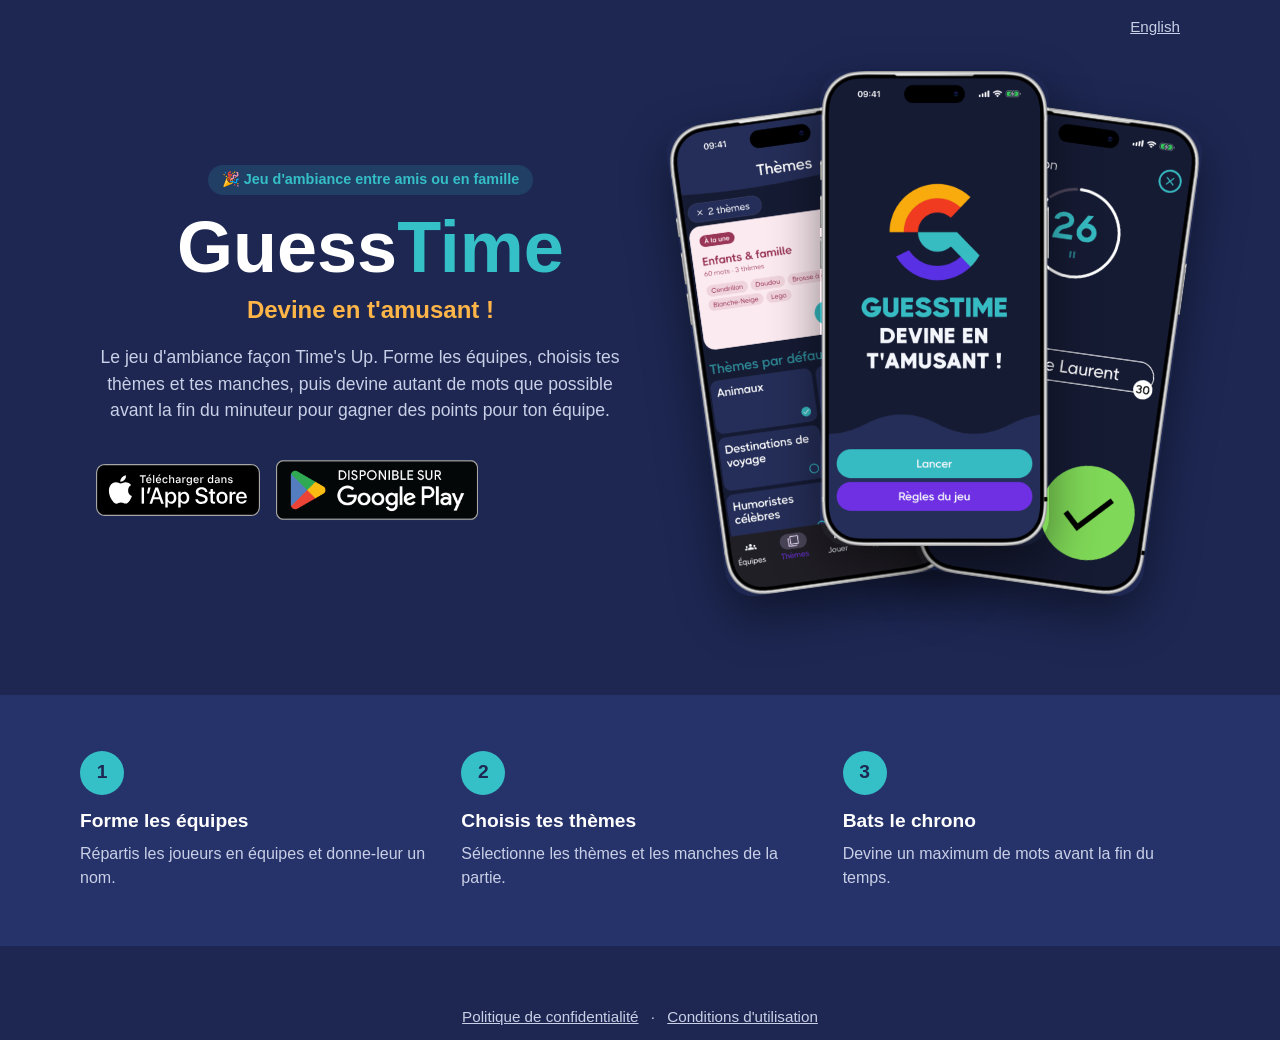
<file: index.html>
<!doctype html>
<html lang="fr">
<head>
  <meta charset="utf-8">
  <meta name="viewport" content="width=device-width, initial-scale=1">
  <title>GuessTime – Devine en t'amusant !</title>
  <meta name="description" content="GuessTime est un jeu d'ambiance façon Time's Up : devine un maximum de mots avant la fin du minuteur et gagne des points pour ton équipe.">
  <link rel="stylesheet" href="style.css?v=2">
</head>
<body class="home">
  <main>
    <nav class="lang"><a href="en/" hreflang="en" lang="en">English</a></nav>
    <header class="hero">
      <div>
        <span class="pill">🎉 Jeu d'ambiance entre amis ou en famille</span>
        <h1>Guess<span>Time</span></h1>
        <p class="tagline">Devine en t'amusant !</p>
        <p class="description">Le jeu d'ambiance façon Time's Up. Forme les équipes, choisis tes thèmes et tes manches, puis devine autant de mots que possible avant la fin du minuteur pour gagner des points pour ton équipe.</p>
        <div class="badges">
          <a href="https://apps.apple.com/app/id6760610102" rel="noopener"><img class="app-store" src="assets/badges/app-store-fr.svg" alt="Télécharger dans l'App Store"></a>
          <a href="https://play.google.com/store/apps/details?id=com.github.colinjeremie.timesup&amp;hl=fr" rel="noopener"><img class="google-play" src="assets/badges/google-play-fr.png" alt="Disponible sur Google Play"></a>
        </div>
      </div>
      <div class="fan" aria-label="Captures d'écran">
        <img src="assets/screenshots/fr/03-categories.png?v=2" width="600" height="1241" alt="Choix des thèmes de la partie">
        <img src="assets/screenshots/fr/01-splash.png?v=2" width="600" height="1241" alt="Écran d'accueil de GuessTime">
        <img src="assets/screenshots/fr/05-game.png?v=2" width="600" height="1241" alt="Un mot à faire deviner pendant une manche, avec le minuteur">
      </div>
    </header>
    <section class="steps" aria-label="Comment jouer">
      <ol>
        <li><b>1</b><h2>Forme les équipes</h2><p>Répartis les joueurs en équipes et donne-leur un nom.</p></li>
        <li><b>2</b><h2>Choisis tes thèmes</h2><p>Sélectionne les thèmes et les manches de la partie.</p></li>
        <li><b>3</b><h2>Bats le chrono</h2><p>Devine un maximum de mots avant la fin du temps.</p></li>
      </ol>
    </section>
    <footer><a href="fr/privacy.html">Politique de confidentialité</a> · <a href="fr/terms.html">Conditions d'utilisation</a></footer>
  </main>
</body>
</html>
</file>
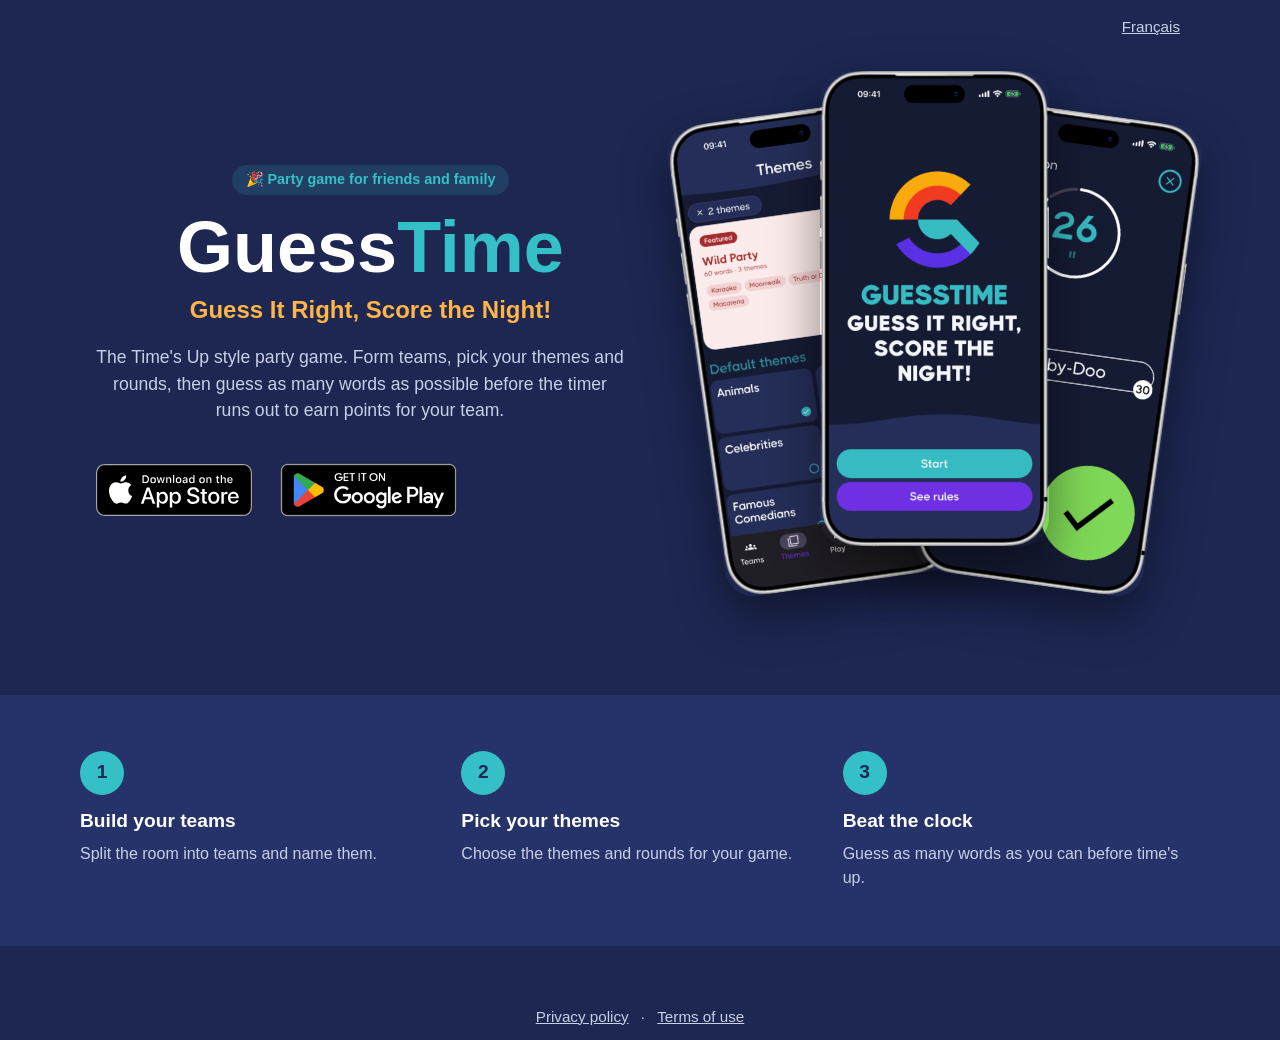
<file: en/index.html>
<!doctype html>
<html lang="en">
<head>
  <meta charset="utf-8">
  <meta name="viewport" content="width=device-width, initial-scale=1">
  <title>GuessTime – Guess It Right, Score the Night!</title>
  <meta name="description" content="GuessTime is a Time's Up style party game: guess as many words as you can before the timer runs out and score points for your team.">
  <link rel="stylesheet" href="../style.css?v=2">
</head>
<body class="home">
  <main>
    <nav class="lang"><a href="../" hreflang="fr" lang="fr">Français</a></nav>
    <header class="hero">
      <div>
        <span class="pill">🎉 Party game for friends and family</span>
        <h1>Guess<span>Time</span></h1>
        <p class="tagline">Guess It Right, Score the Night!</p>
        <p class="description">The Time's Up style party game. Form teams, pick your themes and rounds, then guess as many words as possible before the timer runs out to earn points for your team.</p>
        <div class="badges">
          <a href="https://apps.apple.com/app/id6760610102" rel="noopener"><img class="app-store" src="../assets/badges/app-store-en.svg" alt="Download on the App Store"></a>
          <a href="https://play.google.com/store/apps/details?id=com.github.colinjeremie.timesup" rel="noopener"><img class="google-play" src="../assets/badges/google-play-en.png" alt="Get it on Google Play"></a>
        </div>
      </div>
      <div class="fan" aria-label="Screenshots">
        <img src="../assets/screenshots/en/03-categories.png?v=2" width="600" height="1241" alt="Choosing themes for the game">
        <img src="../assets/screenshots/en/01-splash.png?v=2" width="600" height="1241" alt="GuessTime title screen">
        <img src="../assets/screenshots/en/05-game.png?v=2" width="600" height="1241" alt="A word to guess during a round, with the timer running">
      </div>
    </header>
    <section class="steps" aria-label="How to play">
      <ol>
        <li><b>1</b><h2>Build your teams</h2><p>Split the room into teams and name them.</p></li>
        <li><b>2</b><h2>Pick your themes</h2><p>Choose the themes and rounds for your game.</p></li>
        <li><b>3</b><h2>Beat the clock</h2><p>Guess as many words as you can before time's up.</p></li>
      </ol>
    </section>
    <footer><a href="../privacy.html">Privacy policy</a> · <a href="../terms.html">Terms of use</a></footer>
  </main>
</body>
</html>
</file>
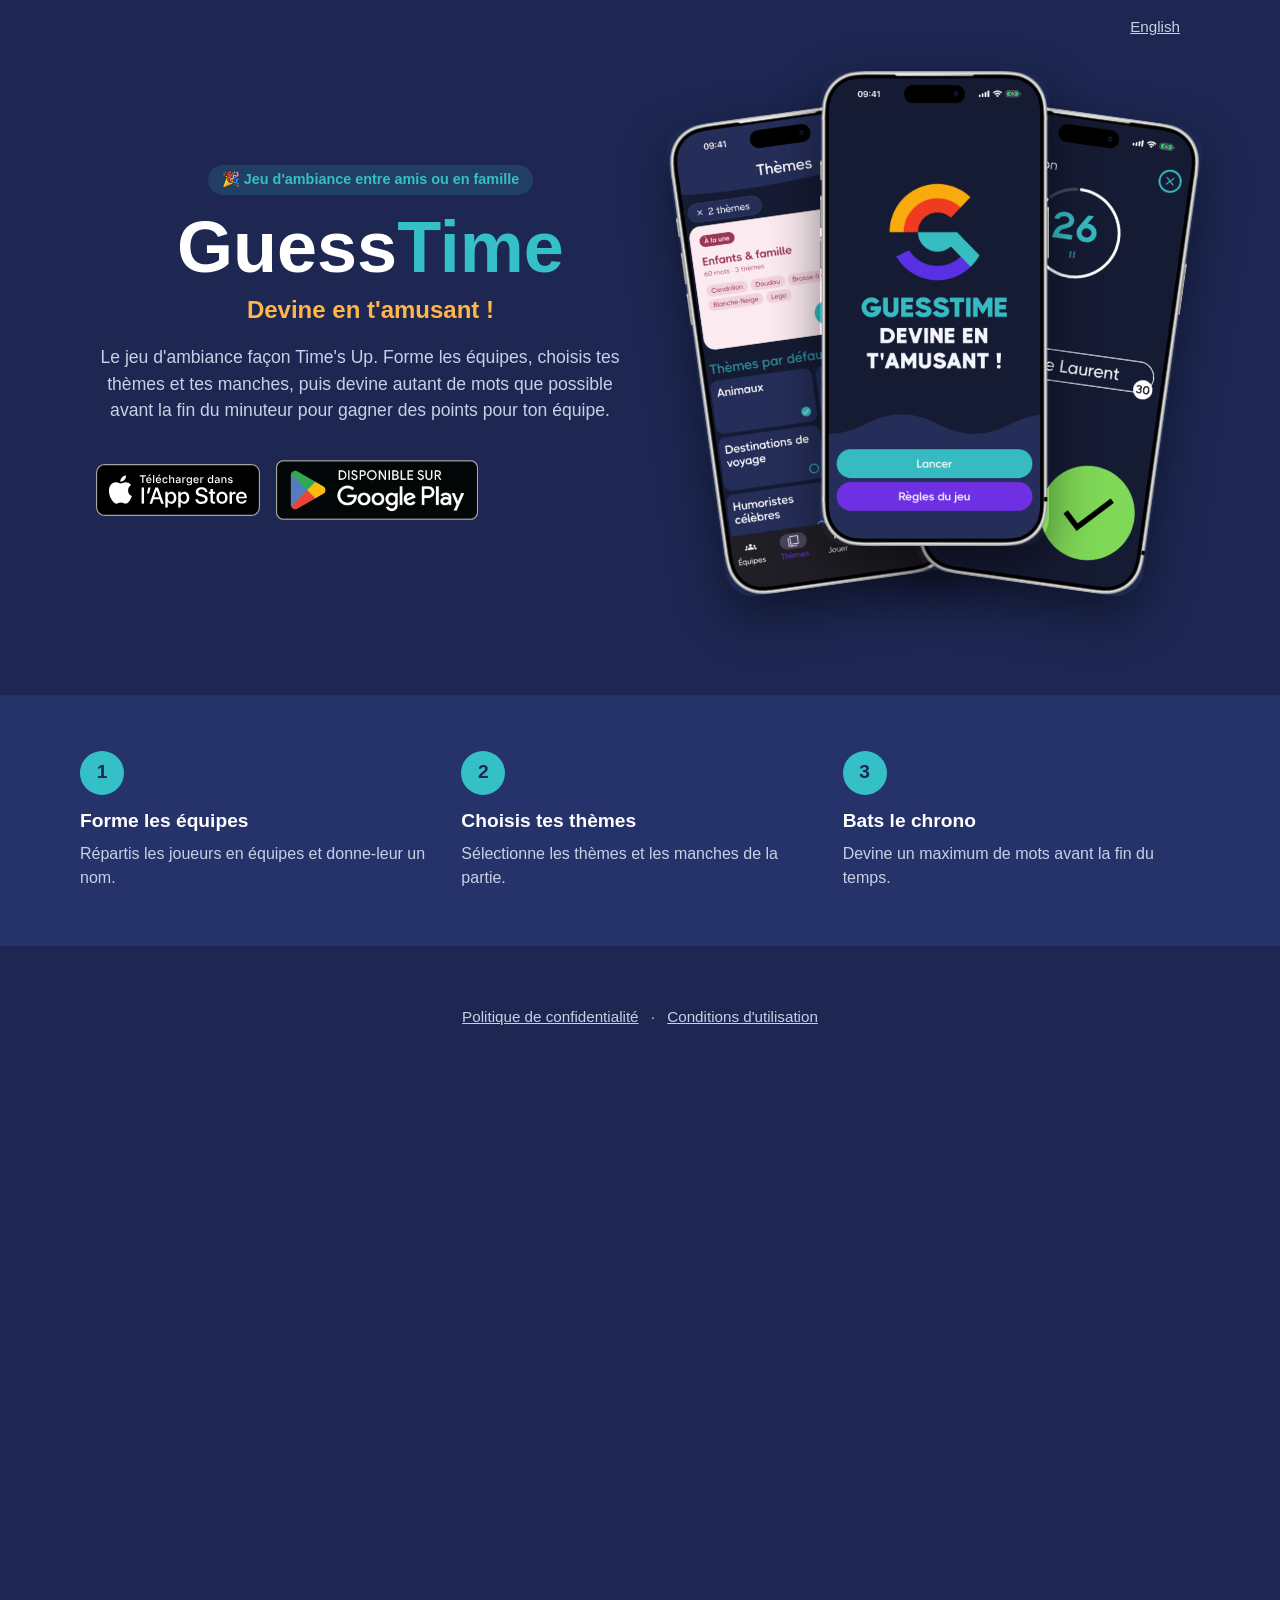
<file: fr/index.html>
<!doctype html>
<html lang="fr">
<head>
  <meta charset="utf-8">
  <title>GuessTime</title>
  <link rel="canonical" href="../">
  <meta http-equiv="refresh" content="0; url=../">
</head>
<body><a href="../">GuessTime</a></body>
</html>
</file>
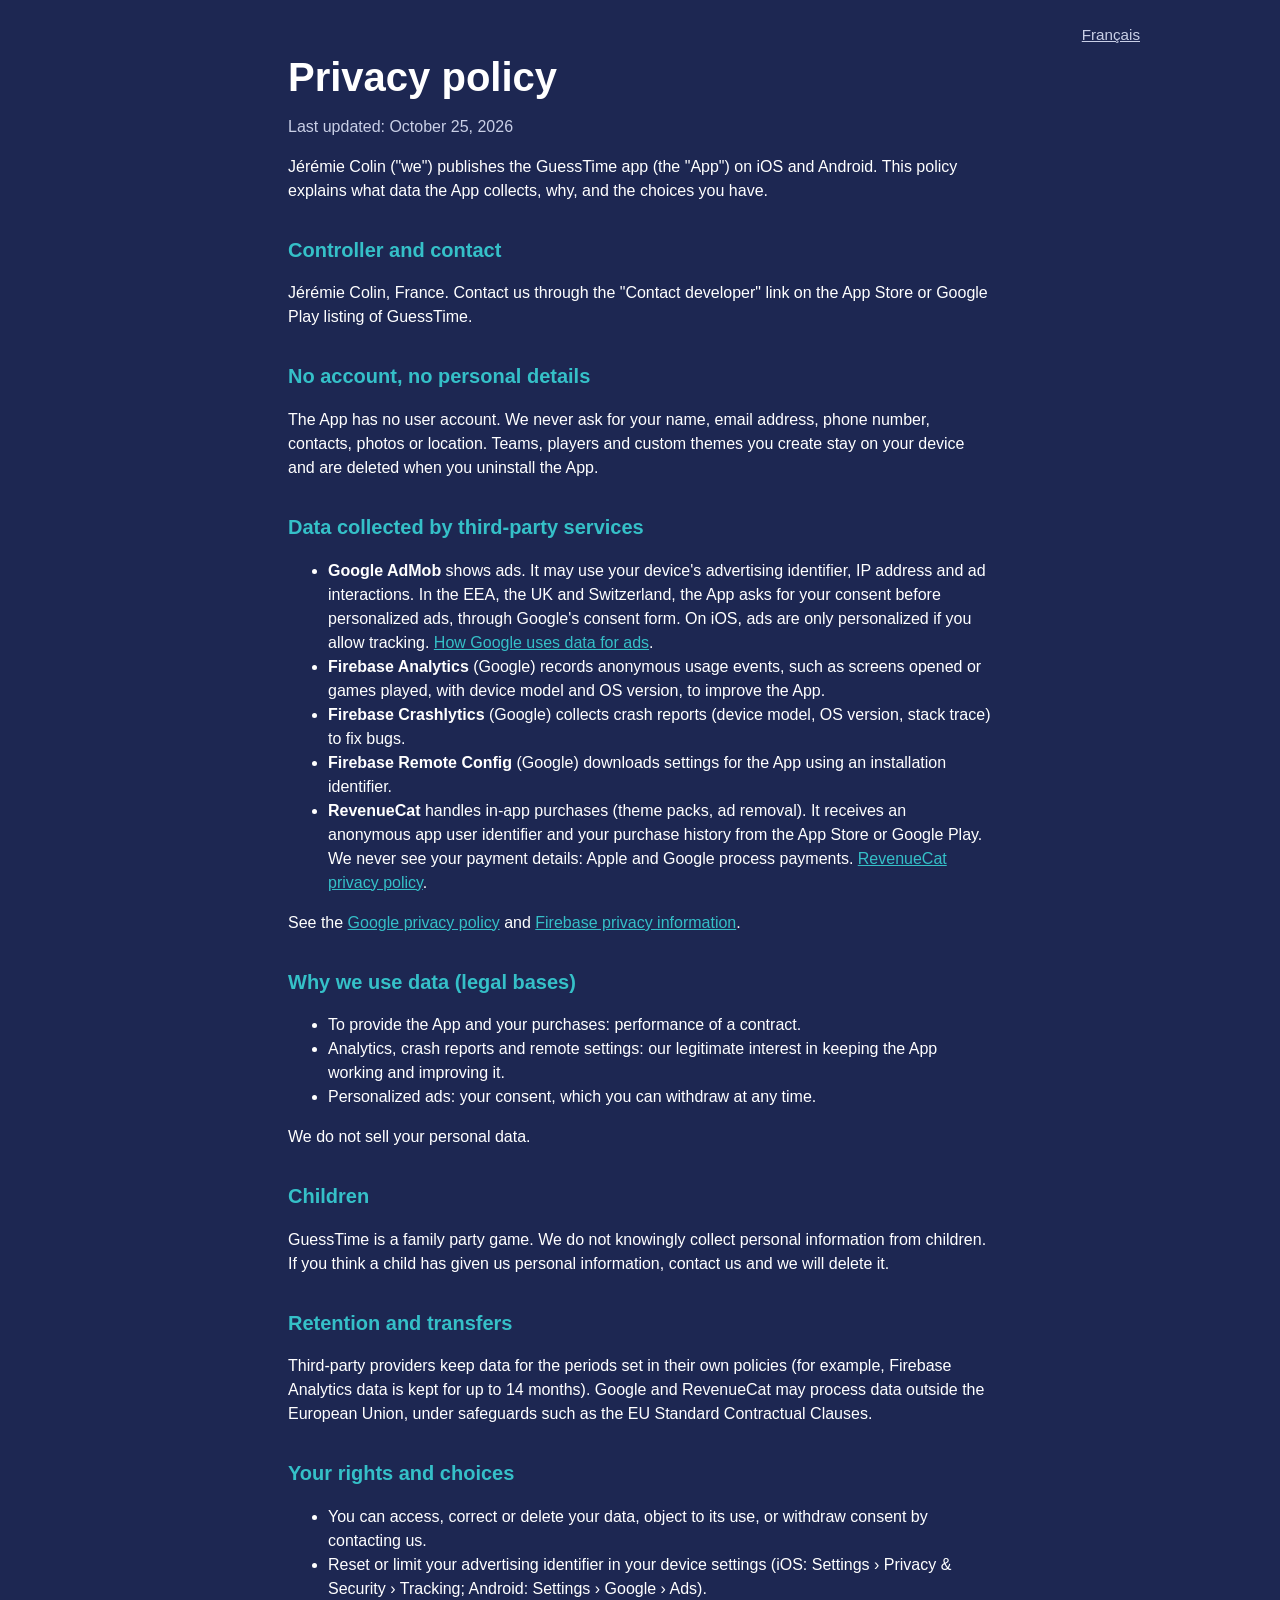
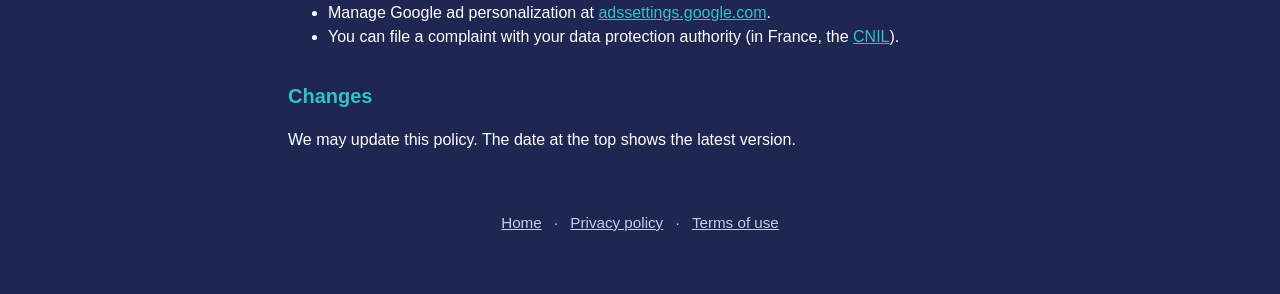
<file: privacy.html>
<!doctype html>
<html lang="en">
<head>
  <meta charset="utf-8">
  <meta name="viewport" content="width=device-width, initial-scale=1">
  <title>Privacy policy – GuessTime</title>
  <link rel="stylesheet" href="style.css">
</head>
<body>
  <main>
    <nav class="lang"><a href="fr/privacy.html" hreflang="fr" lang="fr">Français</a></nav>
    <article class="legal">
      <h1>Privacy policy</h1>
      <p class="updated">Last updated: October 25, 2026</p>
      <p>Jérémie Colin ("we") publishes the GuessTime app (the "App") on iOS and Android. This policy explains what data the App collects, why, and the choices you have.</p>
      <h2>Controller and contact</h2>
      <p>Jérémie Colin, France. Contact us through the "Contact developer" link on the App Store or Google Play listing of GuessTime.</p>
      <h2>No account, no personal details</h2>
      <p>The App has no user account. We never ask for your name, email address, phone number, contacts, photos or location. Teams, players and custom themes you create stay on your device and are deleted when you uninstall the App.</p>
      <h2>Data collected by third-party services</h2>
      <ul>
        <li><strong>Google AdMob</strong> shows ads. It may use your device's advertising identifier, IP address and ad interactions. In the EEA, the UK and Switzerland, the App asks for your consent before personalized ads, through Google's consent form. On iOS, ads are only personalized if you allow tracking. <a href="https://policies.google.com/technologies/ads">How Google uses data for ads</a>.</li>
        <li><strong>Firebase Analytics</strong> (Google) records anonymous usage events, such as screens opened or games played, with device model and OS version, to improve the App.</li>
        <li><strong>Firebase Crashlytics</strong> (Google) collects crash reports (device model, OS version, stack trace) to fix bugs.</li>
        <li><strong>Firebase Remote Config</strong> (Google) downloads settings for the App using an installation identifier.</li>
        <li><strong>RevenueCat</strong> handles in-app purchases (theme packs, ad removal). It receives an anonymous app user identifier and your purchase history from the App Store or Google Play. We never see your payment details: Apple and Google process payments. <a href="https://www.revenuecat.com/privacy">RevenueCat privacy policy</a>.</li>
      </ul>
      <p>See the <a href="https://policies.google.com/privacy">Google privacy policy</a> and <a href="https://firebase.google.com/support/privacy">Firebase privacy information</a>.</p>
      <h2>Why we use data (legal bases)</h2>
      <ul>
        <li>To provide the App and your purchases: performance of a contract.</li>
        <li>Analytics, crash reports and remote settings: our legitimate interest in keeping the App working and improving it.</li>
        <li>Personalized ads: your consent, which you can withdraw at any time.</li>
      </ul>
      <p>We do not sell your personal data.</p>
      <h2>Children</h2>
      <p>GuessTime is a family party game. We do not knowingly collect personal information from children. If you think a child has given us personal information, contact us and we will delete it.</p>
      <h2>Retention and transfers</h2>
      <p>Third-party providers keep data for the periods set in their own policies (for example, Firebase Analytics data is kept for up to 14 months). Google and RevenueCat may process data outside the European Union, under safeguards such as the EU Standard Contractual Clauses.</p>
      <h2>Your rights and choices</h2>
      <ul>
        <li>You can access, correct or delete your data, object to its use, or withdraw consent by contacting us.</li>
        <li>Reset or limit your advertising identifier in your device settings (iOS: Settings › Privacy &amp; Security › Tracking; Android: Settings › Google › Ads).</li>
        <li>Manage Google ad personalization at <a href="https://adssettings.google.com">adssettings.google.com</a>.</li>
        <li>You can file a complaint with your data protection authority (in France, the <a href="https://www.cnil.fr">CNIL</a>).</li>
      </ul>
      <h2>Changes</h2>
      <p>We may update this policy. The date at the top shows the latest version.</p>
    </article>
    <footer><a href="index.html">Home</a> · <a href="privacy.html">Privacy policy</a> · <a href="terms.html">Terms of use</a></footer>
  </main>
</body>
</html>
</file>
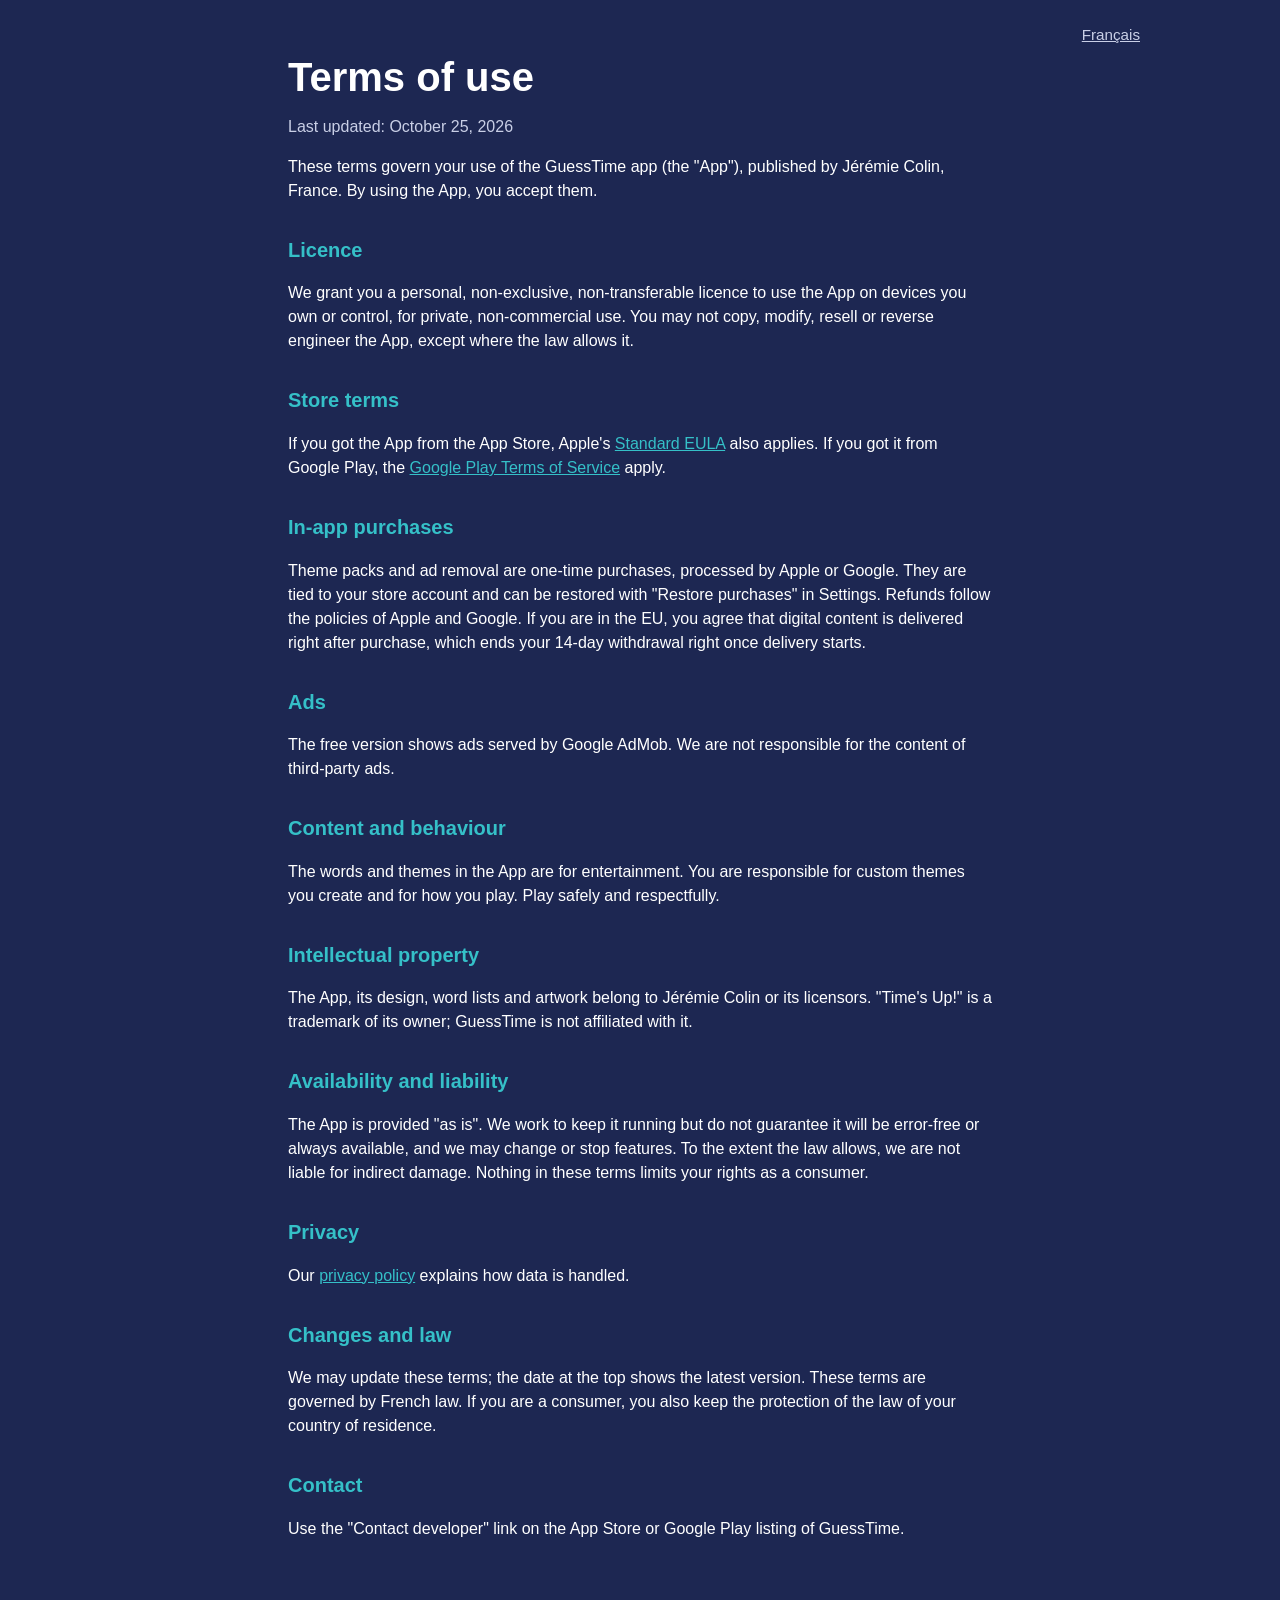
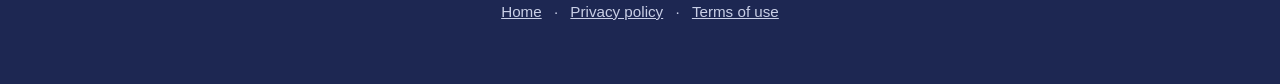
<file: terms.html>
<!doctype html>
<html lang="en">
<head>
  <meta charset="utf-8">
  <meta name="viewport" content="width=device-width, initial-scale=1">
  <title>Terms of use – GuessTime</title>
  <link rel="stylesheet" href="style.css">
</head>
<body>
  <main>
    <nav class="lang"><a href="fr/terms.html" hreflang="fr" lang="fr">Français</a></nav>
    <article class="legal">
      <h1>Terms of use</h1>
      <p class="updated">Last updated: October 25, 2026</p>
      <p>These terms govern your use of the GuessTime app (the "App"), published by Jérémie Colin, France. By using the App, you accept them.</p>
      <h2>Licence</h2>
      <p>We grant you a personal, non-exclusive, non-transferable licence to use the App on devices you own or control, for private, non-commercial use. You may not copy, modify, resell or reverse engineer the App, except where the law allows it.</p>
      <h2>Store terms</h2>
      <p>If you got the App from the App Store, Apple's <a href="https://www.apple.com/legal/internet-services/itunes/dev/stdeula/">Standard EULA</a> also applies. If you got it from Google Play, the <a href="https://play.google.com/about/play-terms/">Google Play Terms of Service</a> apply.</p>
      <h2>In-app purchases</h2>
      <p>Theme packs and ad removal are one-time purchases, processed by Apple or Google. They are tied to your store account and can be restored with "Restore purchases" in Settings. Refunds follow the policies of Apple and Google. If you are in the EU, you agree that digital content is delivered right after purchase, which ends your 14-day withdrawal right once delivery starts.</p>
      <h2>Ads</h2>
      <p>The free version shows ads served by Google AdMob. We are not responsible for the content of third-party ads.</p>
      <h2>Content and behaviour</h2>
      <p>The words and themes in the App are for entertainment. You are responsible for custom themes you create and for how you play. Play safely and respectfully.</p>
      <h2>Intellectual property</h2>
      <p>The App, its design, word lists and artwork belong to Jérémie Colin or its licensors. "Time's Up!" is a trademark of its owner; GuessTime is not affiliated with it.</p>
      <h2>Availability and liability</h2>
      <p>The App is provided "as is". We work to keep it running but do not guarantee it will be error-free or always available, and we may change or stop features. To the extent the law allows, we are not liable for indirect damage. Nothing in these terms limits your rights as a consumer.</p>
      <h2>Privacy</h2>
      <p>Our <a href="privacy.html">privacy policy</a> explains how data is handled.</p>
      <h2>Changes and law</h2>
      <p>We may update these terms; the date at the top shows the latest version. These terms are governed by French law. If you are a consumer, you also keep the protection of the law of your country of residence.</p>
      <h2>Contact</h2>
      <p>Use the "Contact developer" link on the App Store or Google Play listing of GuessTime.</p>
    </article>
    <footer><a href="index.html">Home</a> · <a href="privacy.html">Privacy policy</a> · <a href="terms.html">Terms of use</a></footer>
  </main>
</body>
</html>
</file>
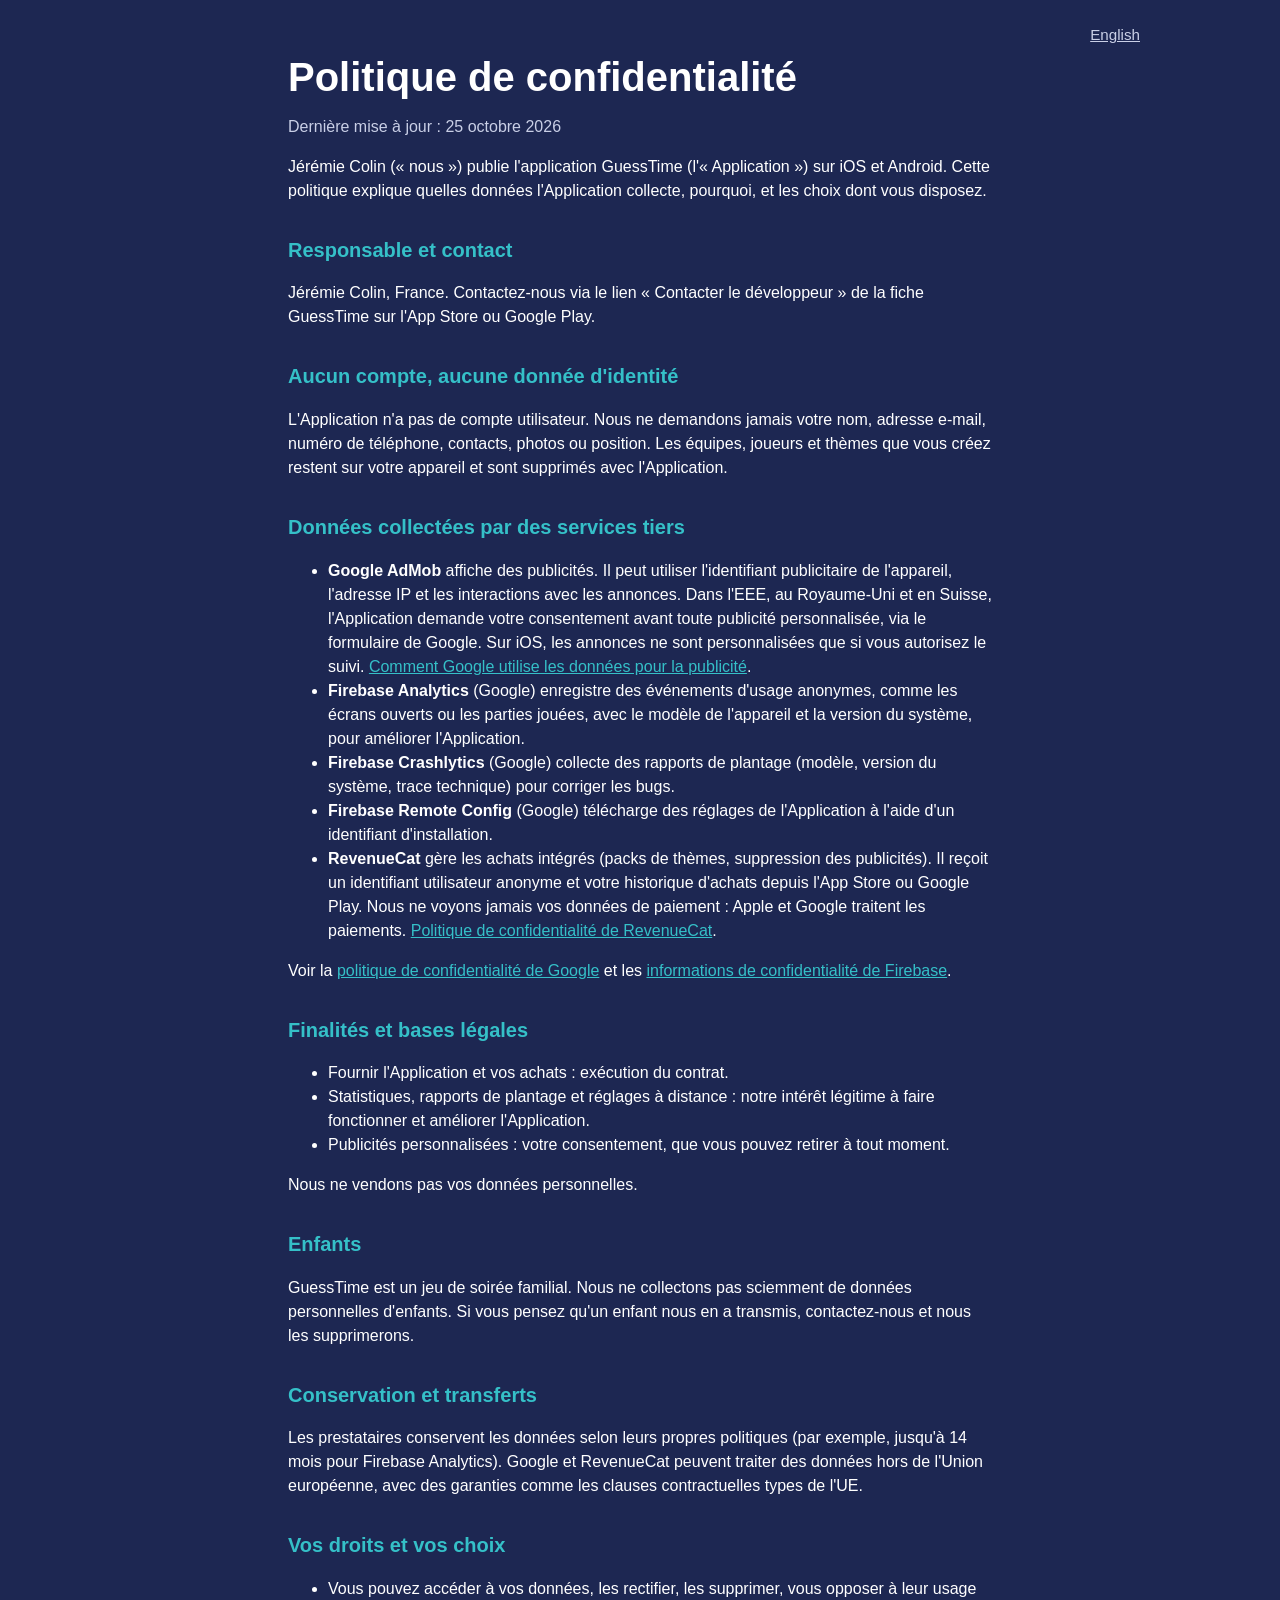
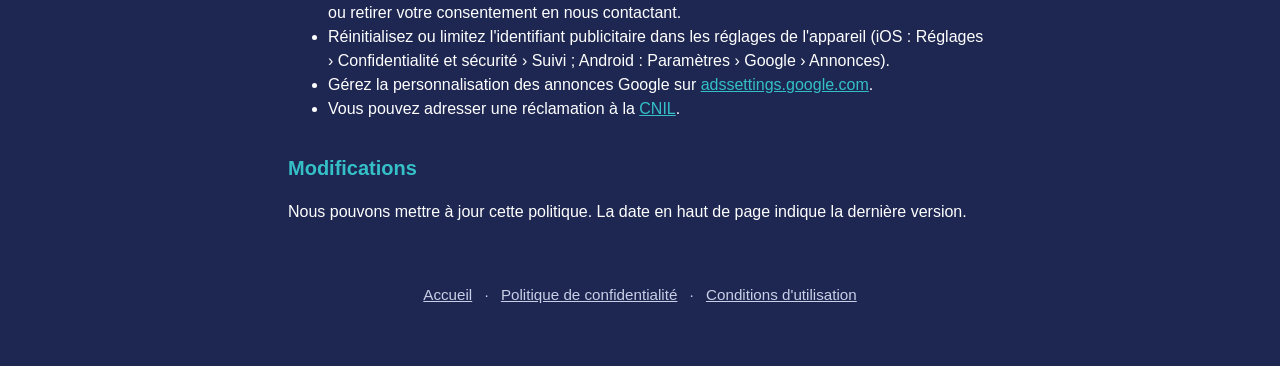
<file: fr/privacy.html>
<!doctype html>
<html lang="fr">
<head>
  <meta charset="utf-8">
  <meta name="viewport" content="width=device-width, initial-scale=1">
  <title>Politique de confidentialité – GuessTime</title>
  <link rel="stylesheet" href="../style.css">
</head>
<body>
  <main>
    <nav class="lang"><a href="../privacy.html" hreflang="en" lang="en">English</a></nav>
    <article class="legal">
      <h1>Politique de confidentialité</h1>
      <p class="updated">Dernière mise à jour : 25 octobre 2026</p>
      <p>Jérémie Colin (« nous ») publie l'application GuessTime (l'« Application ») sur iOS et Android. Cette politique explique quelles données l'Application collecte, pourquoi, et les choix dont vous disposez.</p>
      <h2>Responsable et contact</h2>
      <p>Jérémie Colin, France. Contactez-nous via le lien « Contacter le développeur » de la fiche GuessTime sur l'App Store ou Google Play.</p>
      <h2>Aucun compte, aucune donnée d'identité</h2>
      <p>L'Application n'a pas de compte utilisateur. Nous ne demandons jamais votre nom, adresse e-mail, numéro de téléphone, contacts, photos ou position. Les équipes, joueurs et thèmes que vous créez restent sur votre appareil et sont supprimés avec l'Application.</p>
      <h2>Données collectées par des services tiers</h2>
      <ul>
        <li><strong>Google AdMob</strong> affiche des publicités. Il peut utiliser l'identifiant publicitaire de l'appareil, l'adresse IP et les interactions avec les annonces. Dans l'EEE, au Royaume-Uni et en Suisse, l'Application demande votre consentement avant toute publicité personnalisée, via le formulaire de Google. Sur iOS, les annonces ne sont personnalisées que si vous autorisez le suivi. <a href="https://policies.google.com/technologies/ads?hl=fr">Comment Google utilise les données pour la publicité</a>.</li>
        <li><strong>Firebase Analytics</strong> (Google) enregistre des événements d'usage anonymes, comme les écrans ouverts ou les parties jouées, avec le modèle de l'appareil et la version du système, pour améliorer l'Application.</li>
        <li><strong>Firebase Crashlytics</strong> (Google) collecte des rapports de plantage (modèle, version du système, trace technique) pour corriger les bugs.</li>
        <li><strong>Firebase Remote Config</strong> (Google) télécharge des réglages de l'Application à l'aide d'un identifiant d'installation.</li>
        <li><strong>RevenueCat</strong> gère les achats intégrés (packs de thèmes, suppression des publicités). Il reçoit un identifiant utilisateur anonyme et votre historique d'achats depuis l'App Store ou Google Play. Nous ne voyons jamais vos données de paiement : Apple et Google traitent les paiements. <a href="https://www.revenuecat.com/privacy">Politique de confidentialité de RevenueCat</a>.</li>
      </ul>
      <p>Voir la <a href="https://policies.google.com/privacy?hl=fr">politique de confidentialité de Google</a> et les <a href="https://firebase.google.com/support/privacy">informations de confidentialité de Firebase</a>.</p>
      <h2>Finalités et bases légales</h2>
      <ul>
        <li>Fournir l'Application et vos achats : exécution du contrat.</li>
        <li>Statistiques, rapports de plantage et réglages à distance : notre intérêt légitime à faire fonctionner et améliorer l'Application.</li>
        <li>Publicités personnalisées : votre consentement, que vous pouvez retirer à tout moment.</li>
      </ul>
      <p>Nous ne vendons pas vos données personnelles.</p>
      <h2>Enfants</h2>
      <p>GuessTime est un jeu de soirée familial. Nous ne collectons pas sciemment de données personnelles d'enfants. Si vous pensez qu'un enfant nous en a transmis, contactez-nous et nous les supprimerons.</p>
      <h2>Conservation et transferts</h2>
      <p>Les prestataires conservent les données selon leurs propres politiques (par exemple, jusqu'à 14 mois pour Firebase Analytics). Google et RevenueCat peuvent traiter des données hors de l'Union européenne, avec des garanties comme les clauses contractuelles types de l'UE.</p>
      <h2>Vos droits et vos choix</h2>
      <ul>
        <li>Vous pouvez accéder à vos données, les rectifier, les supprimer, vous opposer à leur usage ou retirer votre consentement en nous contactant.</li>
        <li>Réinitialisez ou limitez l'identifiant publicitaire dans les réglages de l'appareil (iOS : Réglages › Confidentialité et sécurité › Suivi ; Android : Paramètres › Google › Annonces).</li>
        <li>Gérez la personnalisation des annonces Google sur <a href="https://adssettings.google.com">adssettings.google.com</a>.</li>
        <li>Vous pouvez adresser une réclamation à la <a href="https://www.cnil.fr">CNIL</a>.</li>
      </ul>
      <h2>Modifications</h2>
      <p>Nous pouvons mettre à jour cette politique. La date en haut de page indique la dernière version.</p>
    </article>
    <footer><a href="index.html">Accueil</a> · <a href="privacy.html">Politique de confidentialité</a> · <a href="terms.html">Conditions d'utilisation</a></footer>
  </main>
</body>
</html>
</file>
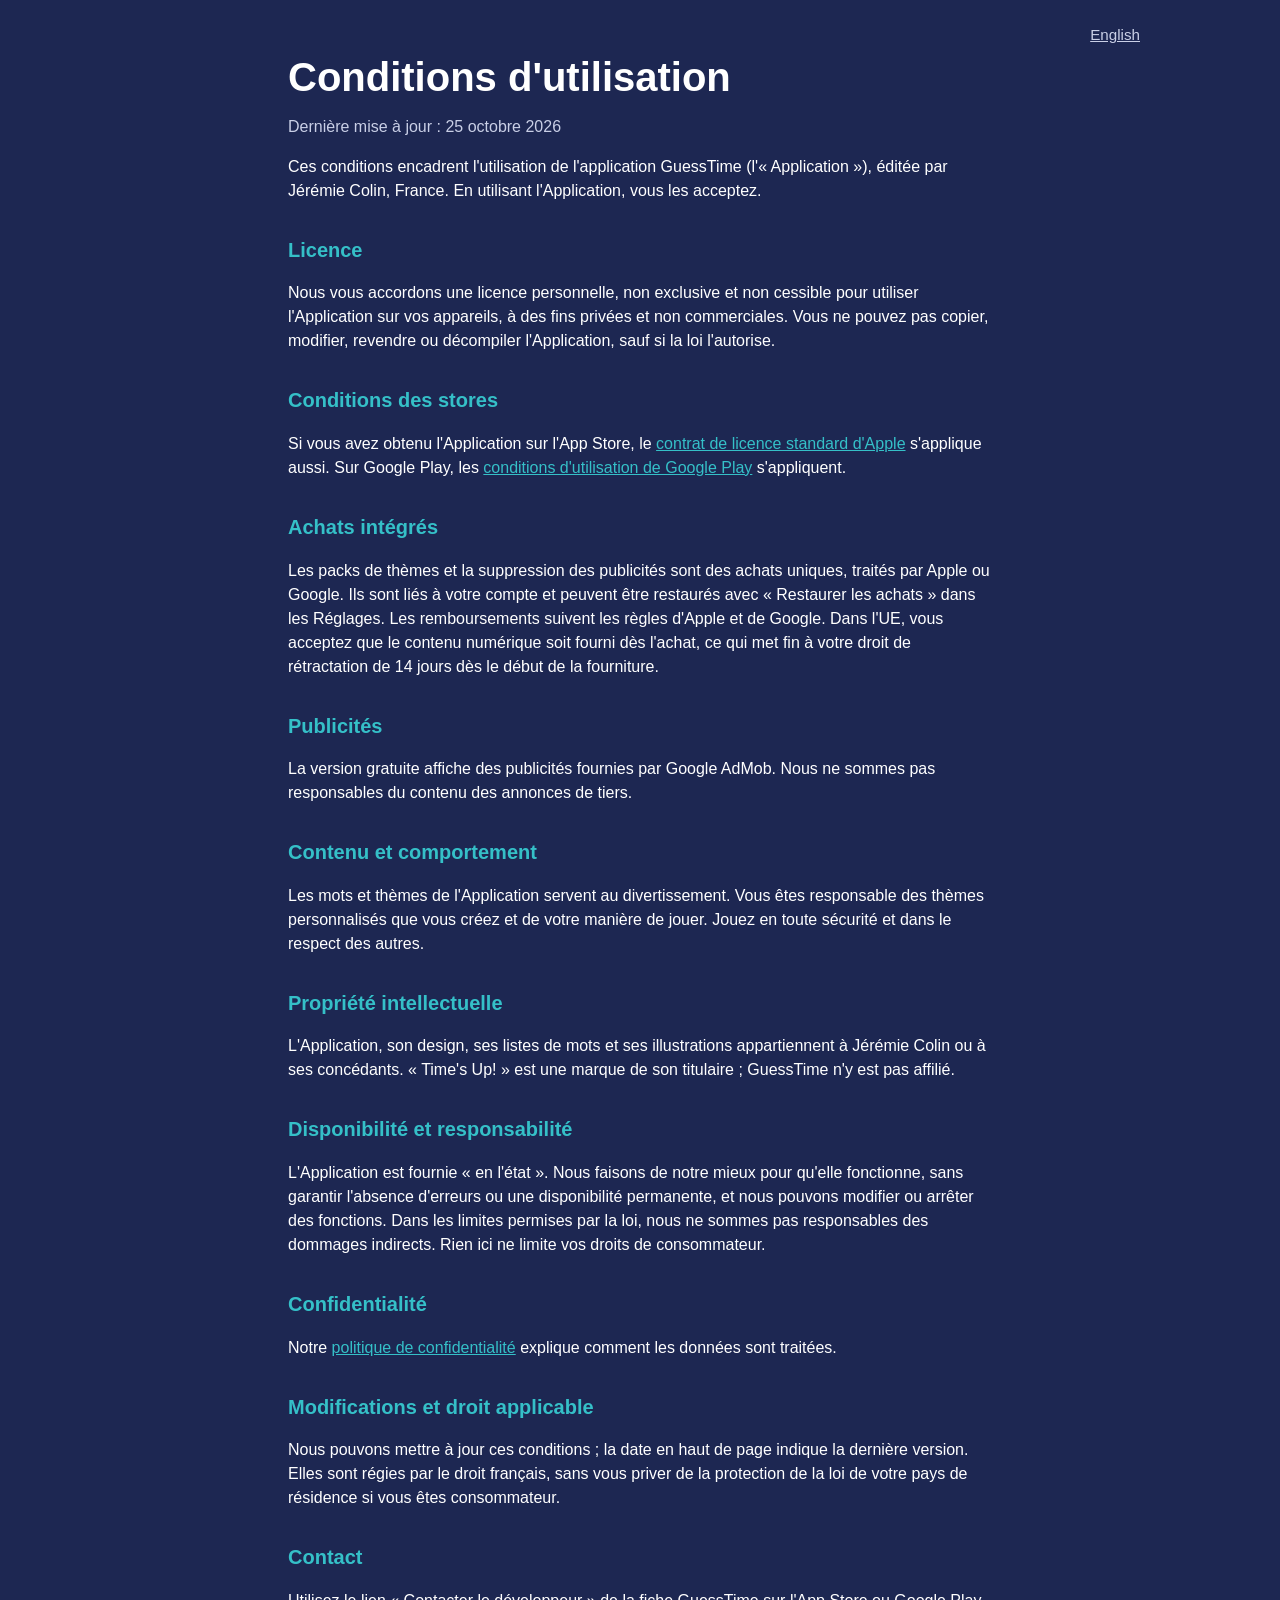
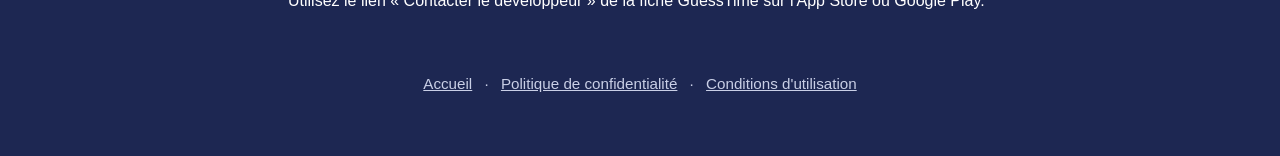
<file: fr/terms.html>
<!doctype html>
<html lang="fr">
<head>
  <meta charset="utf-8">
  <meta name="viewport" content="width=device-width, initial-scale=1">
  <title>Conditions d'utilisation – GuessTime</title>
  <link rel="stylesheet" href="../style.css">
</head>
<body>
  <main>
    <nav class="lang"><a href="../terms.html" hreflang="en" lang="en">English</a></nav>
    <article class="legal">
      <h1>Conditions d'utilisation</h1>
      <p class="updated">Dernière mise à jour : 25 octobre 2026</p>
      <p>Ces conditions encadrent l'utilisation de l'application GuessTime (l'« Application »), éditée par Jérémie Colin, France. En utilisant l'Application, vous les acceptez.</p>
      <h2>Licence</h2>
      <p>Nous vous accordons une licence personnelle, non exclusive et non cessible pour utiliser l'Application sur vos appareils, à des fins privées et non commerciales. Vous ne pouvez pas copier, modifier, revendre ou décompiler l'Application, sauf si la loi l'autorise.</p>
      <h2>Conditions des stores</h2>
      <p>Si vous avez obtenu l'Application sur l'App Store, le <a href="https://www.apple.com/legal/internet-services/itunes/dev/stdeula/">contrat de licence standard d'Apple</a> s'applique aussi. Sur Google Play, les <a href="https://play.google.com/about/play-terms/">conditions d'utilisation de Google Play</a> s'appliquent.</p>
      <h2>Achats intégrés</h2>
      <p>Les packs de thèmes et la suppression des publicités sont des achats uniques, traités par Apple ou Google. Ils sont liés à votre compte et peuvent être restaurés avec « Restaurer les achats » dans les Réglages. Les remboursements suivent les règles d'Apple et de Google. Dans l'UE, vous acceptez que le contenu numérique soit fourni dès l'achat, ce qui met fin à votre droit de rétractation de 14 jours dès le début de la fourniture.</p>
      <h2>Publicités</h2>
      <p>La version gratuite affiche des publicités fournies par Google AdMob. Nous ne sommes pas responsables du contenu des annonces de tiers.</p>
      <h2>Contenu et comportement</h2>
      <p>Les mots et thèmes de l'Application servent au divertissement. Vous êtes responsable des thèmes personnalisés que vous créez et de votre manière de jouer. Jouez en toute sécurité et dans le respect des autres.</p>
      <h2>Propriété intellectuelle</h2>
      <p>L'Application, son design, ses listes de mots et ses illustrations appartiennent à Jérémie Colin ou à ses concédants. « Time's Up! » est une marque de son titulaire ; GuessTime n'y est pas affilié.</p>
      <h2>Disponibilité et responsabilité</h2>
      <p>L'Application est fournie « en l'état ». Nous faisons de notre mieux pour qu'elle fonctionne, sans garantir l'absence d'erreurs ou une disponibilité permanente, et nous pouvons modifier ou arrêter des fonctions. Dans les limites permises par la loi, nous ne sommes pas responsables des dommages indirects. Rien ici ne limite vos droits de consommateur.</p>
      <h2>Confidentialité</h2>
      <p>Notre <a href="privacy.html">politique de confidentialité</a> explique comment les données sont traitées.</p>
      <h2>Modifications et droit applicable</h2>
      <p>Nous pouvons mettre à jour ces conditions ; la date en haut de page indique la dernière version. Elles sont régies par le droit français, sans vous priver de la protection de la loi de votre pays de résidence si vous êtes consommateur.</p>
      <h2>Contact</h2>
      <p>Utilisez le lien « Contacter le développeur » de la fiche GuessTime sur l'App Store ou Google Play.</p>
    </article>
    <footer><a href="index.html">Accueil</a> · <a href="privacy.html">Politique de confidentialité</a> · <a href="terms.html">Conditions d'utilisation</a></footer>
  </main>
</body>
</html>
</file>
<file: style.css>
*, *::before, *::after { box-sizing: border-box; }

:root {
  color-scheme: dark;
  --bg: #1d2752;
  --text: #ffffff;
  --muted: #c9cfe6;
  --accent: #35c0c8;
  --warm: #ffb547;
  --bg2: #26336a;
}

html { -webkit-text-size-adjust: 100%; }

body {
  margin: 0;
  background: var(--bg);
  color: var(--text);
  font-family: -apple-system, BlinkMacSystemFont, "Segoe UI", Roboto, Helvetica, Arial, sans-serif;
  line-height: 1.5;
}

main {
  max-width: 1040px;
  margin: 0 auto;
  padding: 16px 16px 48px;
}

.lang {
  display: flex;
  justify-content: flex-end;
}

.lang a {
  color: var(--muted);
  font-size: 0.95rem;
  padding: 8px 4px;
}

header {
  text-align: center;
  padding: 24px 0 32px;
}

h1 {
  margin: 0;
  font-size: clamp(2.5rem, 9vw, 4rem);
  line-height: 1.1;
}

.tagline {
  margin: 8px 0 16px;
  color: var(--accent);
  font-size: clamp(1.2rem, 4.5vw, 1.6rem);
  font-weight: 700;
}

.description {
  max-width: 36em;
  margin: 0 auto 24px;
  color: var(--muted);
  font-size: 1.05rem;
}

.badges {
  display: flex;
  flex-wrap: wrap;
  justify-content: center;
  align-items: center;
  gap: 8px 16px;
}

.badges a { display: block; }

.badges .app-store { height: 52px; width: auto; }

/* The Google Play artwork has transparent padding built in. */
.badges .google-play { height: 78px; width: auto; }

footer {
  margin-top: 48px;
  text-align: center;
  color: var(--muted);
  font-size: 0.95rem;
}

footer a {
  display: inline-block;
  padding: 12px 8px;
  color: var(--muted);
}

.legal {
  max-width: 44em;
  margin: 0 auto;
}

.legal h1 { margin-bottom: 4px; font-size: clamp(1.75rem, 7vw, 2.5rem); overflow-wrap: break-word; hyphens: auto; }

.legal h2 {
  margin-top: 32px;
  color: var(--accent);
  font-size: 1.25rem;
}

.legal a { color: var(--accent); }

.legal .updated { color: var(--muted); }

/* Landing page: split hero */

.home main { max-width: none; padding: 0; }
.home .lang { max-width: 1120px; margin: 0 auto; padding: 8px 16px 0; }

.hero {
  max-width: 1120px;
  margin: 0 auto;
  padding: 24px 16px 64px;
  display: grid;
  grid-template-columns: 1.1fr 1fr;
  gap: 40px;
  align-items: center;
}

.pill {
  display: inline-block;
  background: rgba(53, 192, 200, 0.15);
  color: var(--accent);
  border-radius: 99px;
  padding: 4px 14px;
  font-weight: 600;
  font-size: 0.9rem;
}

.hero h1 { margin: 16px 0 8px; font-size: clamp(2.8rem, 7vw, 4.5rem); line-height: 1.02; }
.hero h1 span { color: var(--accent); }
.hero .tagline { margin: 0 0 16px; color: var(--warm); font-size: clamp(1.2rem, 4.5vw, 1.5rem); font-weight: 700; }
.hero .description { max-width: 30em; margin: 0 0 28px; color: var(--muted); font-size: 1.1rem; }
.hero .badges { justify-content: flex-start; }

.fan { position: relative; height: 560px; }
.fan img {
  position: absolute;
  top: 40px;
  width: 46%;
  height: auto;
  border-radius: 28px;
  box-shadow: 0 20px 50px rgba(0, 0, 0, 0.45);
}
.fan img:nth-child(1) { left: 2%; transform: rotate(-8deg); }
.fan img:nth-child(2) { left: 27%; top: 0; z-index: 2; }
.fan img:nth-child(3) { right: 2%; transform: rotate(8deg); }

.steps { background: var(--bg2); padding: 56px 16px; }
.steps ol {
  max-width: 1120px;
  margin: 0 auto;
  padding: 0;
  list-style: none;
  display: grid;
  grid-template-columns: repeat(3, minmax(0, 1fr));
  gap: 24px;
}
.steps b {
  display: grid;
  place-items: center;
  width: 44px;
  height: 44px;
  margin-bottom: 12px;
  border-radius: 50%;
  background: var(--accent);
  color: var(--bg);
  font-size: 1.2rem;
}
.steps h2 { margin: 0 0 6px; font-size: 1.2rem; }
.steps p { margin: 0; color: var(--muted); }

@media (max-width: 760px) {
  .hero { grid-template-columns: minmax(0, 1fr); text-align: center; }
  .hero .badges { justify-content: center; }
  .hero .description { margin-inline: auto; }
  .fan { width: 100%; max-width: 360px; height: 400px; margin: 0 auto; }
  .steps ol { grid-template-columns: minmax(0, 1fr); text-align: center; }
  .steps b { margin-inline: auto; }
}
</file>
